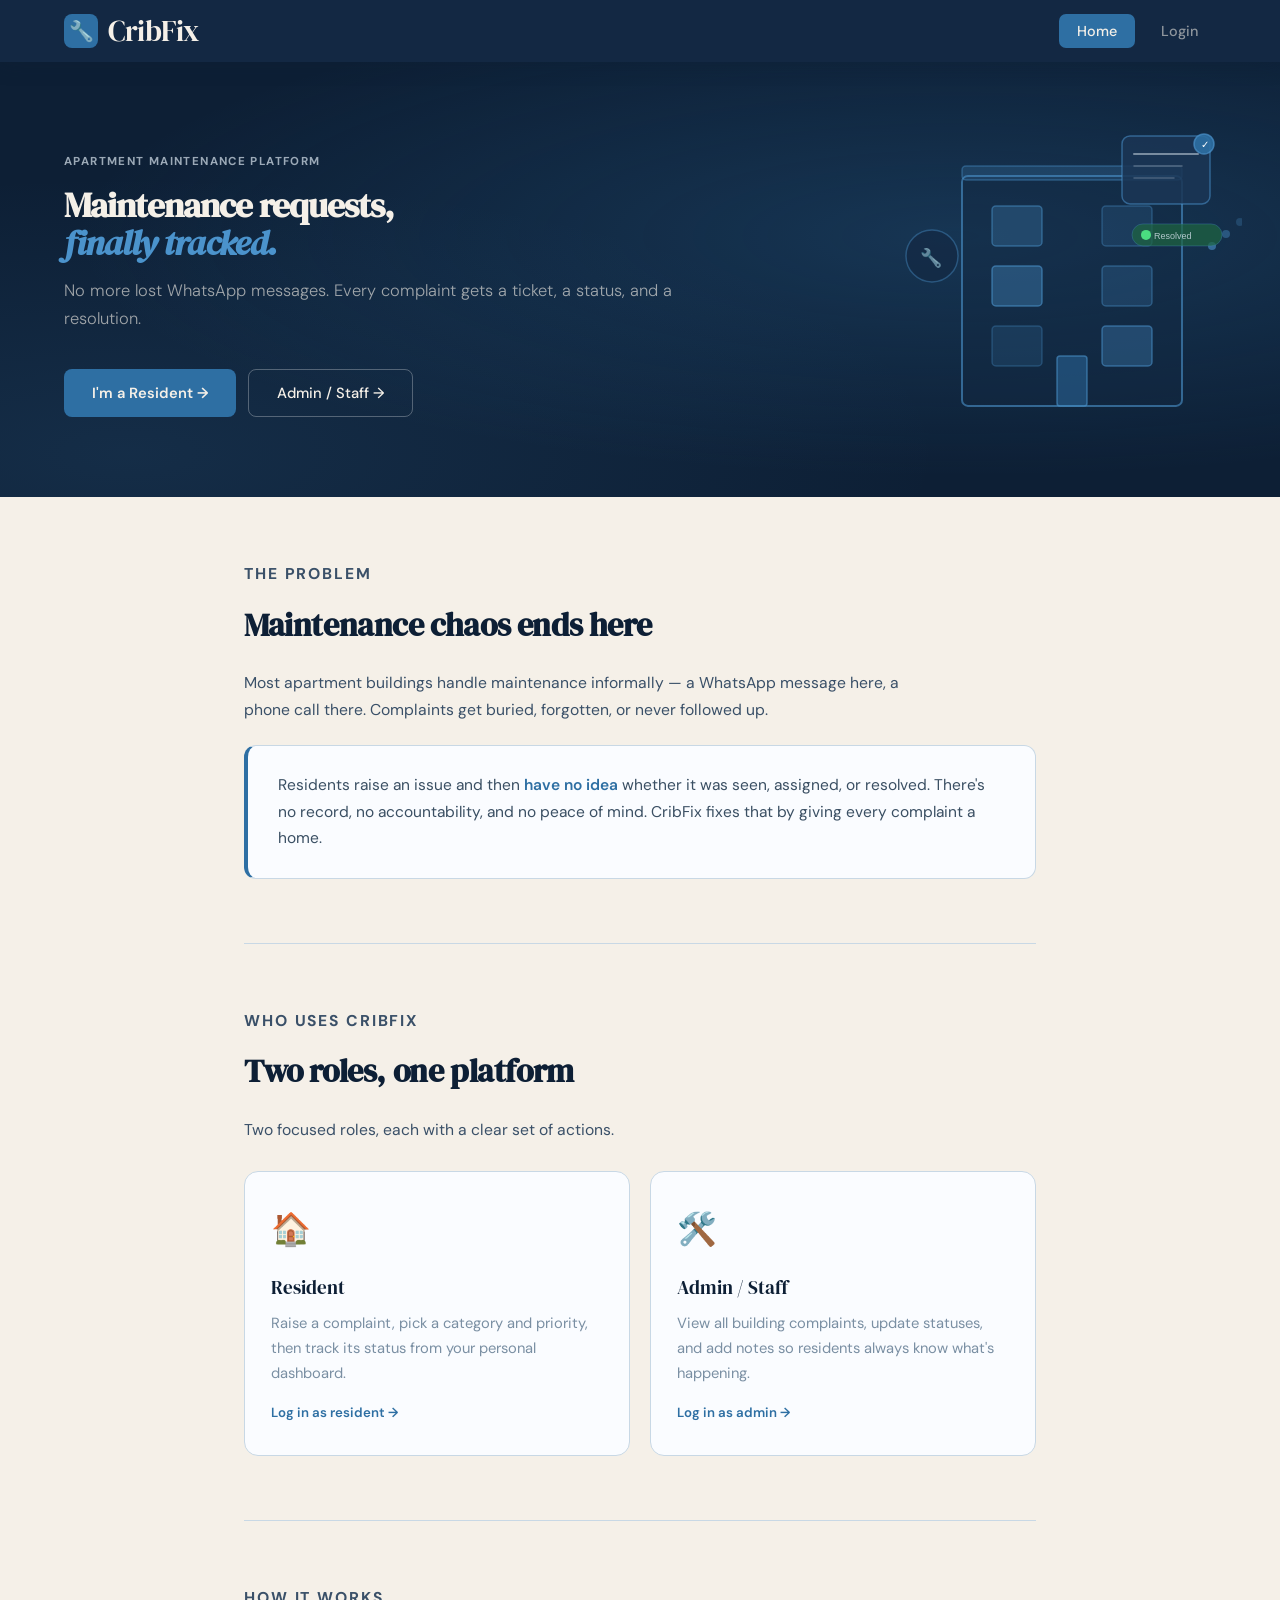
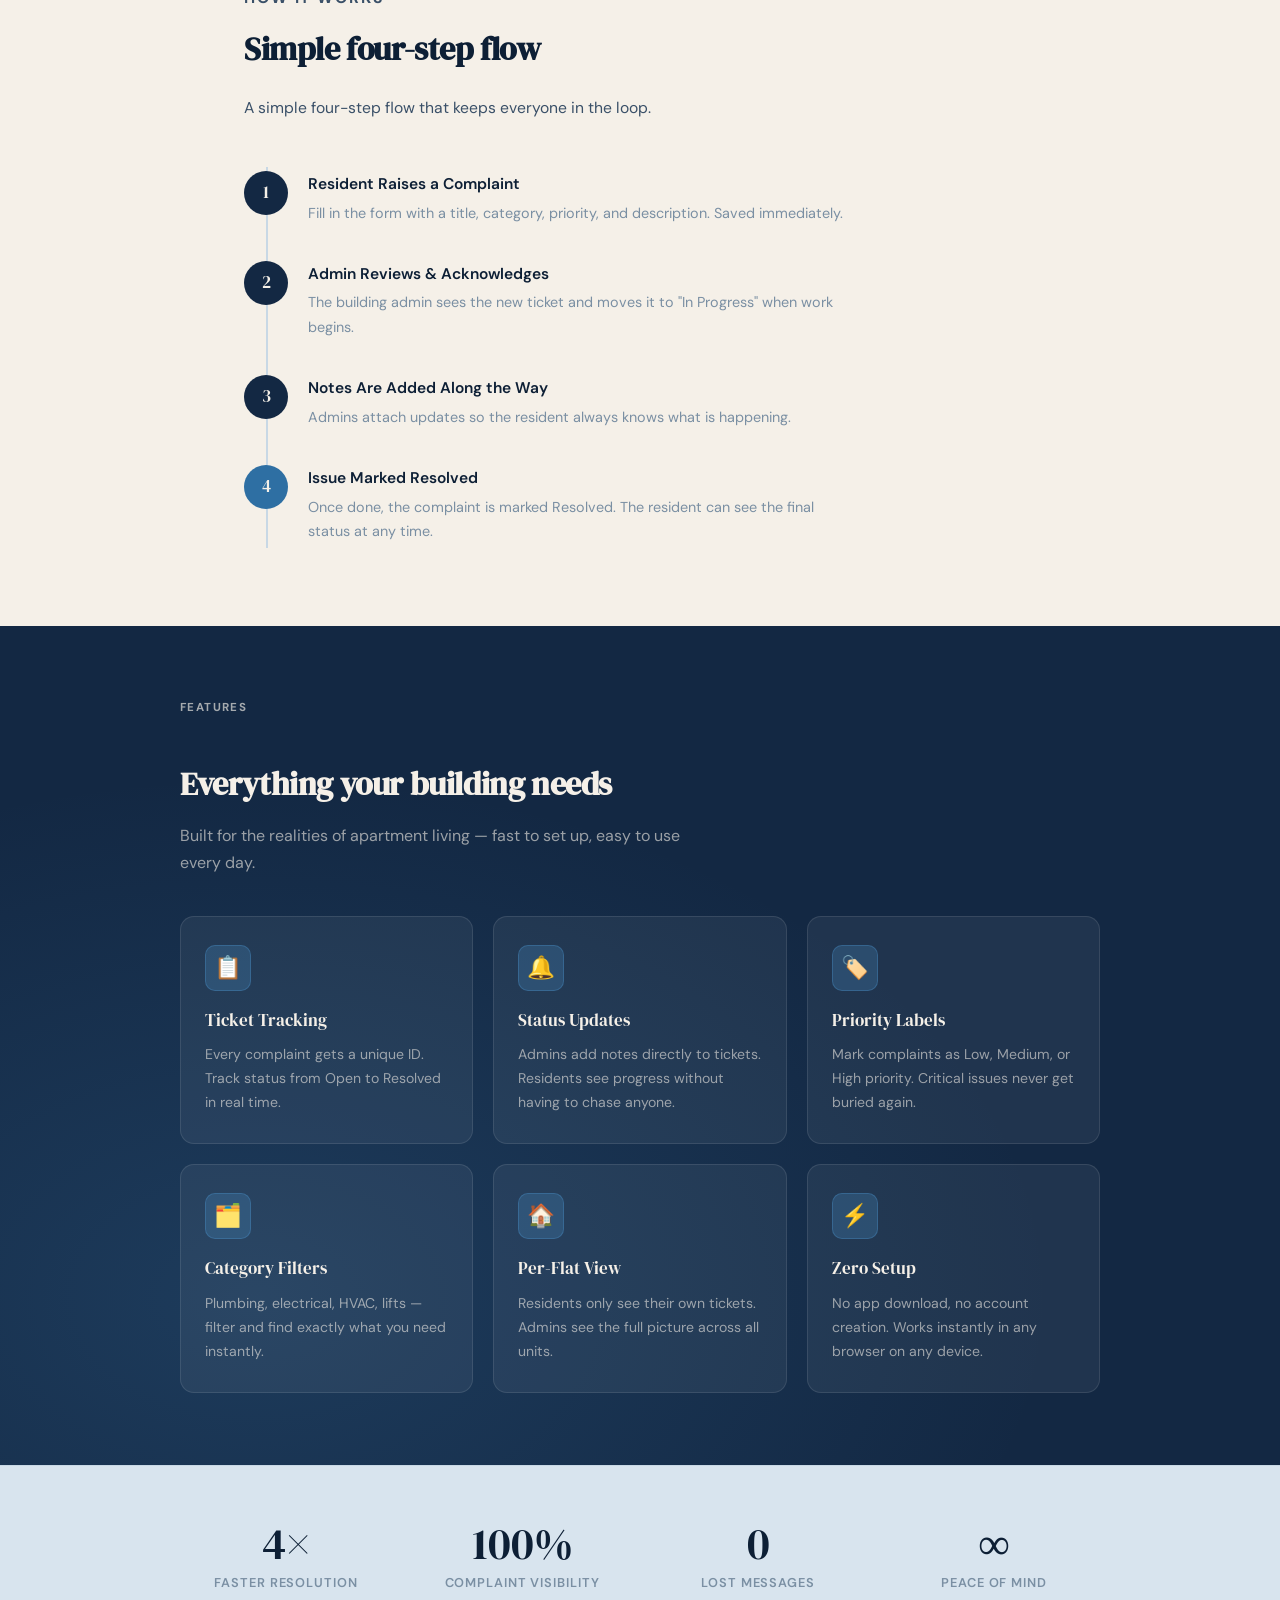
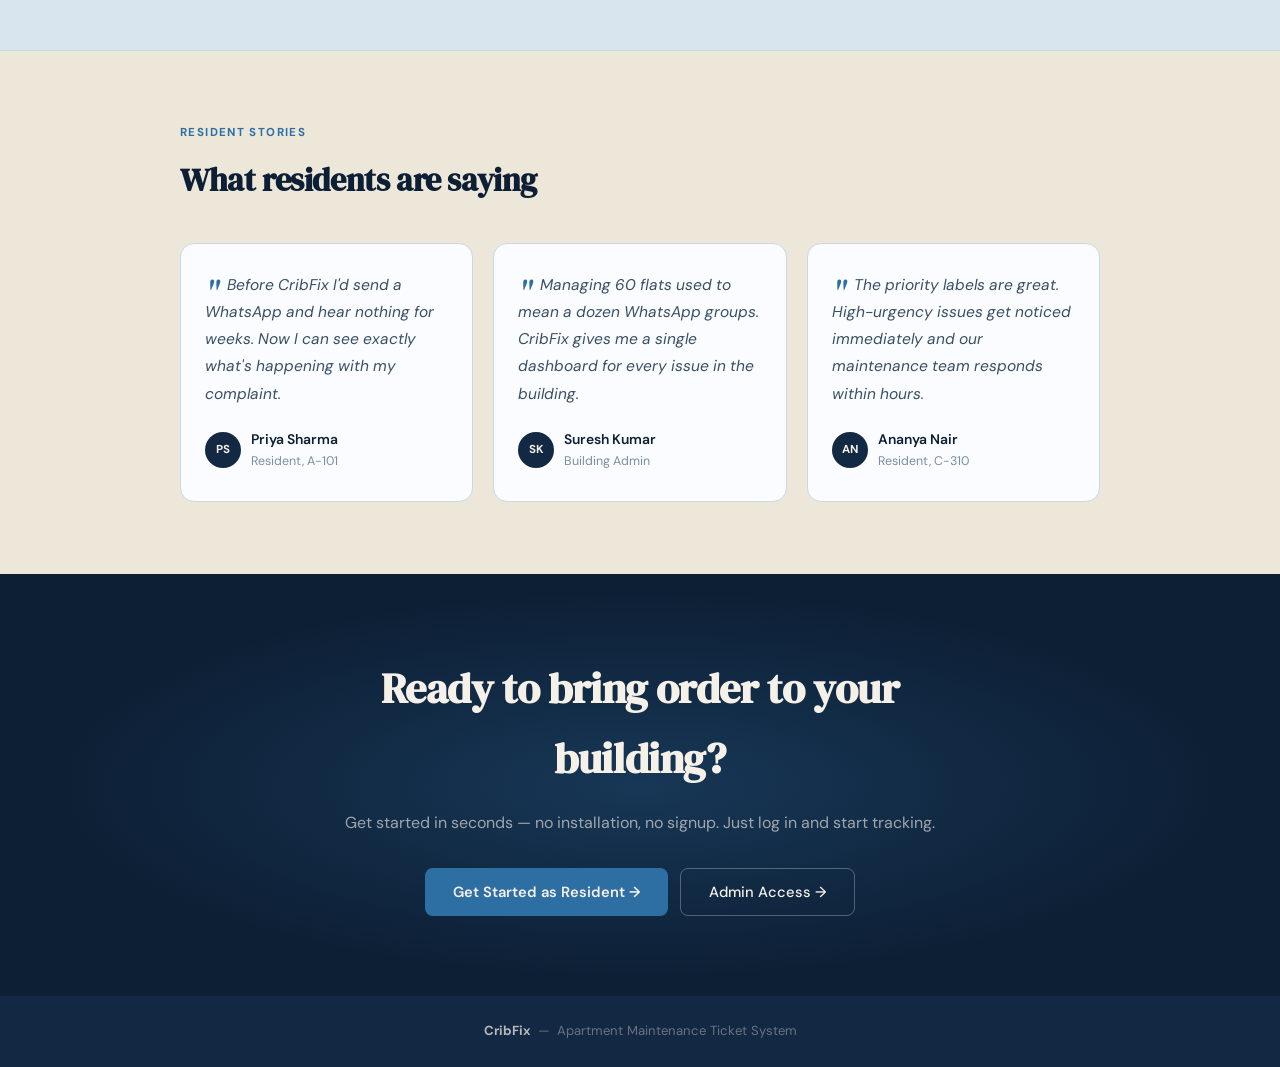
<file: index.html>
<!doctype html>
<html lang="en">
  <head>
    <meta charset="UTF-8" />
    <meta name="viewport" content="width=device-width, initial-scale=1.0" />
    <title>CribFix – Apartment Maintenance</title>
    <link
      href="https://fonts.googleapis.com/css2?family=DM+Serif+Display:ital@0;1&family=DM+Sans:wght@300;400;500;600&display=swap"
      rel="stylesheet"
    />
    <style>
      :root {
        --cream: #f5f0e8;
        --cream-deep: #ede7d9;
        --charcoal: #0d1f35;
        --navy: #132843;
        --navy-light: #1a3555;
        --accent: #2e6fa3;
        --accent-bright: #4b93cc;
        --frost: #d8e4ee;
        --frost-mid: #B8CDD E;
        --muted: #7a8fa3;
        --border: #c8d8e5;
        --white: #fafcff;
        --open-bg: #e8f2fa;
        --open-text: #1a5c8a;
        --progress-bg: #eaf0f8;
        --progress-text: #1e4d7a;
        --resolved-bg: #e8f5ee;
        --resolved-text: #1e6640;
        --nav-h: 62px;
      }
      *,
      *::before,
      *::after {
        box-sizing: border-box;
        margin: 0;
        padding: 0;
      }
      html {
        scroll-behavior: smooth;
      }
      body {
        font-family: "DM Sans", sans-serif;
        background: var(--cream);
        color: var(--charcoal);
        line-height: 1.7;
        min-height: 100vh;
      }

      /* ── NAV ── */
      .topbar {
        position: sticky;
        top: 0;
        z-index: 100;
        background: var(--navy);
        display: flex;
        align-items: center;
        justify-content: space-between;
        padding: 0 5%;
        height: var(--nav-h);
        box-shadow: 0 2px 20px rgba(13, 31, 53, 0.35);
      }
      .topbar-brand {
        display: flex;
        align-items: center;
        gap: 10px;
        cursor: pointer;
        text-decoration: none;
      }
      .topbar-logo {
        width: 34px;
        height: 34px;
        background: var(--accent);
        border-radius: 8px;
        display: flex;
        align-items: center;
        justify-content: center;
        font-size: 20px;
        flex-shrink: 0;
      }
      .topbar-name {
        font-family: "DM Serif Display", serif;
        font-size: 1.8rem;
        color: var(--cream);
        letter-spacing: -0.3px;
      }
      .nav-right {
        display: flex;
        align-items: center;
        gap: 8px;
      }
      .nav-btn {
        background: none;
        border: none;
        cursor: pointer;
        font-family: "DM Sans", sans-serif;
        font-size: 0.9rem;
        font-weight: 500;
        color: rgba(245, 240, 232, 0.55);
        padding: 8px 18px;
        border-radius: 7px;
        transition:
          background 0.18s,
          color 0.18s;
      }
      .nav-btn:hover {
        background: rgba(255, 255, 255, 0.09);
        color: var(--cream);
      }
      .nav-btn.active {
        background: var(--accent);
        color: var(--cream);
      }
      .nav-user-chip {
        display: none;
        align-items: center;
        gap: 8px;
        background: rgba(255, 255, 255, 0.08);
        border: 1px solid rgba(255, 255, 255, 0.14);
        border-radius: 20px;
        padding: 5px 14px 5px 8px;
        cursor: pointer;
      }
      .nav-user-chip.show {
        display: flex;
      }
      .nav-avatar {
        width: 26px;
        height: 26px;
        border-radius: 50%;
        background: var(--accent);
        display: flex;
        align-items: center;
        justify-content: center;
        font-size: 0.7rem;
        font-weight: 600;
        color: #fff;
        flex-shrink: 0;
      }
      .nav-user-name {
        font-size: 0.82rem;
        color: var(--cream);
        font-weight: 500;
      }
      .nav-logout {
        font-size: 0.75rem;
        color: rgba(245, 240, 232, 0.45);
        margin-left: 4px;
      }

      /* ── PAGES ── */
      .page {
        display: none;
      }
      .page.active {
        display: block;
      }

      /* ── HERO ── */
      .hero {
        background: var(--charcoal);
        color: var(--cream);
        padding: 90px 5% 80px;
        position: relative;
        overflow: hidden;
      }
      .hero::before {
        content: "";
        position: absolute;
        inset: 0;
        background:
          radial-gradient(
            ellipse at 75% 40%,
            rgba(46, 111, 163, 0.28) 0%,
            transparent 65%
          ),
          radial-gradient(
            ellipse at 10% 90%,
            rgba(75, 147, 204, 0.12) 0%,
            transparent 50%
          );
        pointer-events: none;
      }
      .hero-inner {
        max-width: 680px;
        position: relative;
        z-index: 1;
      }
      .hero h1 {
        font-family: "DM Serif Display", serif;
        font-size: clamp(2.2rem, 5vw, 2rem);
        letter-spacing: -1px;
        line-height: 1.1;
        margin-bottom: 14px;
      }
      .hero h1 em {
        font-style: italic;
        color: var(--accent-bright);
      }
      .hero-tag {
        font-size: 1.03rem;
        color: rgba(245, 240, 232, 0.62);
        font-weight: 300;
        margin-bottom: 36px;
      }
      .hero-actions {
        display: flex;
        flex-wrap: wrap;
        gap: 12px;
      }
      .hero-deco {
        position: absolute;
        right: 3%;
        top: 50%;
        transform: translateY(-50%);
        width: 340px;
        opacity: 10.12;
        pointer-events: none;
      }
      @media (max-width: 900px) {
        .hero-deco {
          display: none;
        }
      }
      .btn-primary {
        display: inline-flex;
        align-items: center;
        gap: 8px;
        background: var(--accent);
        color: var(--cream);
        font-family: "DM Sans", sans-serif;
        font-weight: 600;
        font-size: 0.92rem;
        padding: 13px 28px;
        border: none;
        border-radius: 8px;
        cursor: pointer;
        transition:
          opacity 0.18s,
          transform 0.15s,
          background 0.2s;
      }
      .btn-primary:hover {
        background: var(--accent-bright);
        transform: translateY(-1px);
      }
      .btn-outline {
        display: inline-flex;
        align-items: center;
        gap: 8px;
        background: transparent;
        color: var(--cream);
        font-family: "DM Sans", sans-serif;
        font-weight: 500;
        font-size: 0.92rem;
        padding: 13px 28px;
        border: 1.5px solid rgba(255, 255, 255, 0.28);
        border-radius: 8px;
        cursor: pointer;
        transition:
          border-color 0.18s,
          background 0.18s;
      }
      .btn-outline:hover {
        border-color: rgba(255, 255, 255, 0.55);
        background: rgba(255, 255, 255, 0.07);
      }

      /* ── CONTENT ── */
      .wrap {
        max-width: 920px;
        margin: 0 auto;
        padding: 0 5%;
      }
      .sect {
        padding: 64px 0;
      }
      .sect + .sect {
        border-top: 1px solid var(--border);
      }
      h2 {
        font-family: "DM Serif Display", serif;
        font-size: clamp(1.5rem, 3vw, 2rem);
        margin-bottom: 18px;
        letter-spacing: -0.4px;
        color: var(--charcoal);
      }
      .sect-label {
        font-size: 0.72rem;
        font-weight: 700;
        letter-spacing: 0.12em;
        text-transform: uppercase;
        color: var(--accent);
        margin-bottom: 10px;
      }
      .sect > p {
        color: #3a5068;
        font-size: 0.98rem;
        max-width: 660px;
      }
      .problem-card {
        background: var(--white);
        border: 1px solid var(--border);
        border-left: 4px solid var(--accent);
        border-radius: 12px;
        padding: 26px 30px;
        margin-top: 22px;
        font-size: 0.97rem;
        color: #3a4f63;
      }
      .problem-card em {
        color: var(--accent);
        font-style: normal;
        font-weight: 600;
      }
      .roles-grid {
        display: grid;
        grid-template-columns: 1fr 1fr;
        gap: 20px;
        margin-top: 28px;
      }
      @media (max-width: 560px) {
        .roles-grid {
          grid-template-columns: 1fr;
        }
      }
      .role-card {
        background: var(--white);
        border: 1px solid var(--border);
        border-radius: 14px;
        padding: 30px 26px;
        transition:
          transform 0.2s,
          box-shadow 0.2s;
        cursor: pointer;
      }
      .role-card:hover {
        transform: translateY(-4px);
        box-shadow: 0 12px 32px rgba(13, 31, 53, 0.1);
      }
      .role-card.featured {
        border-color: var(--accent);
        box-shadow: 0 0 0 1px var(--accent);
      }
      .role-icon {
        font-size: 2rem;
        margin-bottom: 14px;
      }
      .role-title {
        font-family: "DM Serif Display", serif;
        font-size: 1.2rem;
        margin-bottom: 8px;
        color: var(--charcoal);
      }
      .role-desc {
        font-size: 0.92rem;
        color: var(--muted);
        line-height: 1.7;
      }
      .role-cta {
        display: inline-block;
        margin-top: 16px;
        font-size: 0.83rem;
        font-weight: 600;
        color: var(--accent);
        cursor: pointer;
      }
      .steps {
        margin-top: 32px;
        position: relative;
      }
      .steps::before {
        content: "";
        position: absolute;
        left: 22px;
        top: 14px;
        bottom: 14px;
        width: 2px;
        background: var(--border);
      }
      .step {
        display: flex;
        align-items: flex-start;
        gap: 20px;
        padding: 18px 0;
        position: relative;
        z-index: 1;
      }
      .step-num {
        width: 44px;
        height: 44px;
        background: var(--navy);
        color: var(--cream);
        border-radius: 50%;
        display: flex;
        align-items: center;
        justify-content: center;
        font-family: "DM Serif Display", serif;
        font-size: 1.05rem;
        flex-shrink: 0;
      }
      .step:last-child .step-num {
        background: var(--accent);
      }
      .step-text h3 {
        font-weight: 600;
        font-size: 0.97rem;
        margin-bottom: 3px;
        color: var(--charcoal);
      }
      .step-text p {
        font-size: 0.9rem;
        color: var(--muted);
        max-width: 540px;
      }

      /* ── LOGIN PAGE ── */
      .login-wrap {
        min-height: calc(100vh - var(--nav-h));
        display: flex;
        align-items: center;
        justify-content: center;
        padding: 48px 5%;
        background: var(--cream);
      }
      .login-card {
        background: var(--white);
        border: 1px solid var(--border);
        border-radius: 20px;
        padding: 42px;
        width: min(460px, 100%);
        box-shadow: 0 12px 48px rgba(13, 31, 53, 0.1);
      }
      .login-logo {
        display: flex;
        align-items: center;
        gap: 10px;
        margin-bottom: 6px;
      }
      .login-title {
        font-family: "DM Serif Display", serif;
        font-size: 1.75rem;
        margin-bottom: 4px;
        color: var(--charcoal);
      }
      .login-sub {
        font-size: 0.9rem;
        color: var(--muted);
        margin-bottom: 28px;
      }
      .role-tabs {
        display: grid;
        grid-template-columns: 1fr 1fr;
        gap: 10px;
        margin-bottom: 24px;
      }
      .role-tab {
        padding: 14px;
        border-radius: 10px;
        border: 1.5px solid var(--border);
        background: var(--cream);
        color: var(--muted);
        font-family: "DM Sans", sans-serif;
        font-size: 0.9rem;
        font-weight: 500;
        cursor: pointer;
        display: flex;
        flex-direction: column;
        align-items: center;
        gap: 6px;
        transition: all 0.2s;
      }
      .role-tab:hover {
        border-color: var(--accent);
        color: var(--charcoal);
      }
      .role-tab.active {
        border-color: var(--accent);
        background: var(--open-bg);
        color: var(--charcoal);
      }
      .role-tab .rt-icon {
        font-size: 1.5rem;
      }
      .role-tab .rt-label {
        font-size: 0.82rem;
        font-weight: 600;
      }
      .form-grp {
        display: flex;
        flex-direction: column;
        gap: 6px;
        margin-bottom: 16px;
      }
      .form-grp label {
        font-size: 0.75rem;
        font-weight: 600;
        color: var(--muted);
        letter-spacing: 0.06em;
        text-transform: uppercase;
      }
      .form-grp input,
      .form-grp select {
        font-family: "DM Sans", sans-serif;
        font-size: 0.95rem;
        border: 1px solid var(--border);
        border-radius: 8px;
        padding: 10px 13px;
        background: var(--cream);
        color: var(--charcoal);
        outline: none;
        transition: border-color 0.2s;
      }
      .form-grp input:focus,
      .form-grp select:focus {
        border-color: var(--accent);
      }
      .form-grp input.err {
        border-color: #e55;
      }
      .btn-login {
        width: 100%;
        display: flex;
        align-items: center;
        justify-content: center;
        gap: 8px;
        background: var(--navy);
        color: var(--cream);
        font-family: "DM Sans", sans-serif;
        font-weight: 600;
        font-size: 0.94rem;
        padding: 13px;
        border: none;
        border-radius: 8px;
        cursor: pointer;
        letter-spacing: 0.02em;
        transition:
          background 0.2s,
          transform 0.15s;
        margin-top: 6px;
      }
      .btn-login:hover {
        background: var(--accent);
        transform: translateY(-1px);
      }
      .login-demo {
        text-align: center;
        margin-top: 16px;
        font-size: 0.8rem;
        color: var(--muted);
      }
      .login-demo span {
        color: var(--accent);
        cursor: pointer;
        font-weight: 600;
      }
      .login-demo span:hover {
        text-decoration: underline;
      }

      /* ── PORTAL HEADER ── */
      .portal-hero {
        background: var(--navy);
        color: var(--cream);
        padding: 32px 5% 28px;
        display: flex;
        align-items: center;
        justify-content: space-between;
        flex-wrap: wrap;
        gap: 16px;
      }
      .portal-hero h2 {
        font-family: "DM Serif Display", serif;
        font-size: clamp(1.4rem, 3vw, 2rem);
        letter-spacing: -0.3px;
        color: var(--cream);
      }
      .portal-hero p {
        font-size: 0.88rem;
        color: rgba(245, 240, 232, 0.55);
        margin-top: 2px;
      }
      .portal-tag {
        padding: 4px 14px;
        border-radius: 20px;
        font-size: 0.73rem;
        font-weight: 600;
        letter-spacing: 0.05em;
      }
      .tag-resident {
        background: var(--open-bg);
        color: var(--open-text);
      }
      .tag-admin {
        background: #eef0ff;
        color: #4f46e5;
      }

      /* ── STATS ── */
      .stats-row {
        display: grid;
        grid-template-columns: repeat(3, 1fr);
        gap: 14px;
        padding: 28px 5%;
        max-width: 920px;
        margin: 0 auto;
      }
      @media (max-width: 500px) {
        .stats-row {
          grid-template-columns: 1fr;
        }
      }
      .stat-card {
        background: var(--white);
        border: 1px solid var(--border);
        border-radius: 12px;
        padding: 20px;
        text-align: center;
      }
      .stat-num {
        font-family: "DM Serif Display", serif;
        font-size: 2.2rem;
        line-height: 1;
        margin-bottom: 4px;
      }
      .s-open .stat-num {
        color: var(--open-text);
      }
      .s-progress .stat-num {
        color: var(--progress-text);
      }
      .s-resolved .stat-num {
        color: var(--resolved-text);
      }
      .stat-label {
        font-size: 0.78rem;
        color: var(--muted);
        font-weight: 500;
        text-transform: uppercase;
        letter-spacing: 0.04em;
      }

      /* ── FILTER ── */
      .filter-row {
        display: flex;
        align-items: center;
        gap: 8px;
        flex-wrap: wrap;
        padding: 0 5% 18px;
        max-width: 920px;
        margin: 0 auto;
      }
      .filter-label {
        font-size: 0.75rem;
        font-weight: 600;
        color: var(--muted);
        text-transform: uppercase;
        letter-spacing: 0.05em;
        margin-right: 4px;
      }
      .fbtn {
        background: var(--white);
        border: 1px solid var(--border);
        border-radius: 20px;
        padding: 5px 15px;
        font-family: "DM Sans", sans-serif;
        font-size: 0.82rem;
        font-weight: 500;
        color: var(--muted);
        cursor: pointer;
        transition: all 0.16s;
      }
      .fbtn:hover {
        border-color: var(--accent);
        color: var(--accent);
      }
      .fbtn.active {
        background: var(--navy);
        border-color: var(--navy);
        color: var(--cream);
      }

      /* ── TICKET LIST ── */
      .tickets-wrap {
        max-width: 920px;
        margin: 0 auto;
        padding: 0 5% 64px;
      }
      .ticket-card {
        display: flex;
        align-items: center;
        gap: 16px;
        background: var(--white);
        border: 1px solid var(--border);
        border-radius: 12px;
        padding: 18px 22px;
        margin-bottom: 12px;
        transition: box-shadow 0.2s;
        cursor: pointer;
      }
      .ticket-card:hover {
        box-shadow: 0 4px 20px rgba(13, 31, 53, 0.08);
      }
      .tc-icon {
        font-size: 1.4rem;
        flex-shrink: 0;
      }
      .tc-body {
        flex: 1;
        min-width: 0;
      }
      .tc-title {
        font-weight: 600;
        font-size: 0.97rem;
        margin-bottom: 2px;
        color: var(--charcoal);
      }
      .tc-meta {
        font-size: 0.82rem;
        color: var(--muted);
      }
      .tc-note {
        font-size: 0.8rem;
        color: var(--muted);
        margin-top: 5px;
        padding-top: 5px;
        border-top: 1px dashed var(--border);
      }
      .tc-note span {
        color: var(--accent);
        font-weight: 600;
      }
      .badge {
        display: inline-block;
        padding: 4px 12px;
        border-radius: 20px;
        font-size: 0.74rem;
        font-weight: 600;
        letter-spacing: 0.04em;
        flex-shrink: 0;
        white-space: nowrap;
      }
      .badge-open {
        background: var(--open-bg);
        color: var(--open-text);
      }
      .badge-progress {
        background: var(--progress-bg);
        color: var(--progress-text);
      }
      .badge-resolved {
        background: var(--resolved-bg);
        color: var(--resolved-text);
      }
      .empty-dash {
        text-align: center;
        padding: 48px;
        color: var(--muted);
        font-size: 0.9rem;
      }
      .empty-dash div {
        font-size: 2rem;
        margin-bottom: 10px;
      }

      /* ── RAISE FORM ── */
      .form-page-wrap {
        max-width: 740px;
        margin: 0 auto;
        padding: 48px 5% 80px;
      }
      .form-page-wrap h2 {
        margin-bottom: 6px;
      }
      .form-lead {
        font-size: 0.93rem;
        color: var(--muted);
        margin-bottom: 28px;
      }
      .success-banner {
        display: none;
        align-items: flex-start;
        gap: 14px;
        background: var(--resolved-bg);
        border: 1px solid #b6e0c8;
        border-radius: 10px;
        padding: 20px 24px;
        margin-bottom: 24px;
      }
      .success-banner.show {
        display: flex;
      }
      .success-title {
        font-weight: 600;
        font-size: 0.97rem;
        color: #1f6b3e;
        margin-bottom: 3px;
      }
      .success-msg {
        font-size: 0.88rem;
        color: #2e7d50;
      }
      .form-card {
        background: var(--white);
        border: 1px solid var(--border);
        border-radius: 14px;
        padding: 32px;
      }
      .form-grid {
        display: grid;
        grid-template-columns: 1fr 1fr;
        gap: 16px;
      }
      @media (max-width: 540px) {
        .form-grid {
          grid-template-columns: 1fr;
        }
      }
      .fg {
        display: flex;
        flex-direction: column;
        gap: 6px;
      }
      .fg.full {
        grid-column: 1/-1;
      }
      .fg label {
        font-size: 0.75rem;
        font-weight: 600;
        color: var(--muted);
        letter-spacing: 0.06em;
        text-transform: uppercase;
      }
      .fg input,
      .fg select,
      .fg textarea {
        font-family: "DM Sans", sans-serif;
        font-size: 0.95rem;
        border: 1px solid var(--border);
        border-radius: 8px;
        padding: 10px 13px;
        background: var(--cream);
        color: var(--charcoal);
        outline: none;
        transition: border-color 0.2s;
        resize: vertical;
      }
      .fg input:focus,
      .fg select:focus,
      .fg textarea:focus {
        border-color: var(--accent);
      }
      .fg textarea {
        min-height: 90px;
      }
      .fg input.err,
      .fg select.err {
        border-color: #e55;
      }
      .form-footer {
        display: flex;
        align-items: center;
        gap: 20px;
        margin-top: 22px;
        flex-wrap: wrap;
      }
      .btn-submit {
        display: inline-flex;
        align-items: center;
        gap: 8px;
        background: var(--navy);
        color: var(--cream);
        font-family: "DM Sans", sans-serif;
        font-weight: 600;
        font-size: 0.94rem;
        padding: 12px 28px;
        border: none;
        border-radius: 8px;
        cursor: pointer;
        letter-spacing: 0.02em;
        transition:
          background 0.2s,
          transform 0.15s;
      }
      .btn-submit:hover {
        background: var(--accent);
        transform: translateY(-1px);
      }
      .form-hint {
        font-size: 0.79rem;
        color: var(--muted);
      }
      .btn-new {
        display: inline-flex;
        align-items: center;
        gap: 6px;
        background: var(--navy);
        color: var(--cream);
        font-family: "DM Sans", sans-serif;
        font-size: 0.84rem;
        font-weight: 600;
        padding: 9px 20px;
        border: none;
        border-radius: 7px;
        cursor: pointer;
        margin-top: 12px;
        transition: background 0.18s;
      }
      .btn-new:hover {
        background: var(--accent);
      }

      /* ── ADMIN CONTROLS ── */
      .admin-controls {
        background: var(--white);
        border: 1px solid var(--border);
        border-radius: 12px;
        padding: 20px 22px;
        margin-bottom: 12px;
      }
      .admin-controls h3 {
        font-family: "DM Serif Display", serif;
        font-size: 1.1rem;
        margin-bottom: 14px;
        color: var(--charcoal);
      }
      .status-btns {
        display: flex;
        flex-wrap: wrap;
        gap: 8px;
        margin-bottom: 14px;
      }
      .sbtn {
        padding: 7px 16px;
        border-radius: 7px;
        border: 1.5px solid var(--border);
        background: transparent;
        font-family: "DM Sans", sans-serif;
        font-size: 0.83rem;
        font-weight: 500;
        cursor: pointer;
        transition: all 0.18s;
        color: var(--muted);
      }
      .sbtn:hover {
        border-color: var(--accent);
        color: var(--accent);
        background: var(--open-bg);
      }
      .note-box {
        display: flex;
        flex-direction: column;
        gap: 8px;
      }
      .note-box textarea {
        font-family: "DM Sans", sans-serif;
        font-size: 0.9rem;
        border: 1px solid var(--border);
        border-radius: 8px;
        padding: 10px 13px;
        background: var(--cream);
        color: var(--charcoal);
        outline: none;
        min-height: 70px;
        resize: vertical;
        transition: border-color 0.2s;
        width: 100%;
      }
      .note-box textarea:focus {
        border-color: var(--accent);
      }
      .btn-note {
        align-self: flex-end;
        background: var(--accent);
        color: #fff;
        border: none;
        border-radius: 7px;
        padding: 8px 18px;
        font-family: "DM Sans", sans-serif;
        font-size: 0.84rem;
        font-weight: 600;
        cursor: pointer;
        transition: opacity 0.18s;
      }
      .btn-note:hover {
        opacity: 0.85;
      }

      /* ── EXTRA HOME SECTIONS ── */
      .features-band {
        background: var(--navy);
        padding: 72px 5%;
        position: relative;
        overflow: hidden;
      }
      .features-band::before {
        content: "";
        position: absolute;
        inset: 0;
        background: radial-gradient(
          ellipse at 20% 80%,
          rgba(75, 147, 204, 0.18) 0%,
          transparent 55%
        );
        pointer-events: none;
      }
      .features-band-inner {
        max-width: 920px;
        margin: 0 auto;
        position: relative;
        z-index: 1;
      }
      .features-band .sect-label {
        color: var(--frost);
      }
      .features-band h2 {
        color: var(--cream);
        margin-bottom: 10px;
      }
      .features-band > .features-band-inner > p {
        color: rgba(245, 240, 232, 0.65);
        margin-bottom: 40px;
      }
      .features-grid {
        display: grid;
        grid-template-columns: repeat(3, 1fr);
        gap: 20px;
      }
      @media (max-width: 680px) {
        .features-grid {
          grid-template-columns: 1fr;
        }
      }
      .feat-card {
        background: rgba(255, 255, 255, 0.06);
        border: 1px solid rgba(255, 255, 255, 0.1);
        border-radius: 14px;
        padding: 28px 24px;
        transition:
          background 0.2s,
          transform 0.2s;
      }
      .feat-card:hover {
        background: rgba(255, 255, 255, 0.1);
        transform: translateY(-3px);
      }
      .feat-icon {
        width: 46px;
        height: 46px;
        border-radius: 10px;
        background: rgba(75, 147, 204, 0.25);
        border: 1px solid rgba(75, 147, 204, 0.35);
        display: flex;
        align-items: center;
        justify-content: center;
        font-size: 1.4rem;
        margin-bottom: 16px;
      }
      .feat-title {
        font-family: "DM Serif Display", serif;
        font-size: 1.05rem;
        color: var(--cream);
        margin-bottom: 8px;
      }
      .feat-desc {
        font-size: 0.88rem;
        color: rgba(245, 240, 232, 0.58);
        line-height: 1.7;
      }

      .stats-band {
        background: var(--frost);
        padding: 56px 5%;
        border-top: 1px solid var(--border);
        border-bottom: 1px solid var(--border);
      }
      .stats-band-inner {
        max-width: 920px;
        margin: 0 auto;
        display: grid;
        grid-template-columns: repeat(4, 1fr);
        gap: 24px;
        text-align: center;
      }
      @media (max-width: 680px) {
        .stats-band-inner {
          grid-template-columns: 1fr 1fr;
        }
      }
      .stat-big {
        font-family: "DM Serif Display", serif;
        font-size: 2.8rem;
        color: var(--charcoal);
        line-height: 1;
        margin-bottom: 6px;
      }
      .stat-big-label {
        font-size: 0.8rem;
        font-weight: 600;
        color: var(--muted);
        text-transform: uppercase;
        letter-spacing: 0.07em;
      }

      .testimonial-band {
        background: var(--cream-deep);
        padding: 72px 5%;
      }
      .testimonial-band-inner {
        max-width: 920px;
        margin: 0 auto;
      }
      .testimonials-grid {
        display: grid;
        grid-template-columns: 1fr 1fr 1fr;
        gap: 20px;
        margin-top: 36px;
      }
      @media (max-width: 720px) {
        .testimonials-grid {
          grid-template-columns: 1fr;
        }
      }
      .tcard {
        background: var(--white);
        border: 1px solid var(--border);
        border-radius: 14px;
        padding: 28px 24px;
      }
      .tcard-quote {
        font-size: 0.97rem;
        color: #3a4f63;
        line-height: 1.75;
        margin-bottom: 20px;
        font-style: italic;
      }
      .tcard-quote::before {
        content: '"';
        font-family: "DM Serif Display", serif;
        font-size: 2rem;
        color: var(--accent);
        line-height: 0;
        vertical-align: -0.4em;
        margin-right: 3px;
      }
      .tcard-author {
        display: flex;
        align-items: center;
        gap: 10px;
      }
      .tcard-avatar {
        width: 36px;
        height: 36px;
        border-radius: 50%;
        background: var(--navy);
        display: flex;
        align-items: center;
        justify-content: center;
        font-size: 0.72rem;
        font-weight: 700;
        color: var(--cream);
        flex-shrink: 0;
      }
      .tcard-name {
        font-size: 0.87rem;
        font-weight: 600;
        color: var(--charcoal);
      }
      .tcard-role {
        font-size: 0.78rem;
        color: var(--muted);
      }

      .cta-band {
        background: var(--charcoal);
        padding: 80px 5%;
        text-align: center;
        position: relative;
        overflow: hidden;
      }
      .cta-band::before {
        content: "";
        position: absolute;
        inset: 0;
        background: radial-gradient(
          ellipse at 50% 50%,
          rgba(46, 111, 163, 0.3) 0%,
          transparent 65%
        );
        pointer-events: none;
      }
      .cta-band-inner {
        position: relative;
        z-index: 1;
        max-width: 600px;
        margin: 0 auto;
      }
      .cta-band h2 {
        color: var(--cream);
        font-family: "DM Serif Display", serif;
        font-size: clamp(1.8rem, 4vw, 2.6rem);
        margin-bottom: 14px;
      }
      .cta-band p {
        color: rgba(245, 240, 232, 0.62);
        font-size: 1rem;
        margin-bottom: 32px;
      }
      .cta-band .hero-actions {
        justify-content: center;
      }

      /* ── FOOTER ── */
      footer {
        background: var(--navy);
        color: rgba(245, 240, 232, 0.38);
        text-align: center;
        padding: 24px 5%;
        font-size: 0.82rem;
      }
      footer strong {
        color: rgba(245, 240, 232, 0.72);
      }
    </style>
  </head>
  <body>
    <!-- NAV -->
    <nav class="topbar">
      <div class="topbar-brand" onclick="goHome()">
        <div class="topbar-logo">🔧</div>
        <span class="topbar-name">CribFix</span>
      </div>
      <div class="nav-right">
        <button class="nav-btn active" id="nav-home" onclick="goHome()">
          Home
        </button>
        <button
          class="nav-btn"
          id="nav-portal"
          onclick="goPortal()"
          style="display: none"
        >
          Dashboard
        </button>
        <button
          class="nav-btn"
          id="nav-raise"
          onclick="goRaise()"
          style="display: none"
        >
          Raise Complaint
        </button>
        <div class="nav-user-chip" id="userChip" onclick="doLogout()">
          <div class="nav-avatar" id="userAvatar">?</div>
          <span class="nav-user-name" id="userName">User</span>
          <span class="nav-logout">· Log out</span>
        </div>
        <button class="nav-btn" id="nav-login" onclick="goLogin()">
          Login
        </button>
      </div>
    </nav>

    <!-- ─────────── PAGE: HOME ─────────── -->
    <div id="page-home" class="page active">
      <div class="hero">
        <div class="hero-inner">
          <p
            class="sect-label"
            style="color: rgba(216, 228, 238, 0.7); margin-bottom: 14px"
          >
            Apartment Maintenance Platform
          </p>
          <h1>Maintenance requests,<br /><em>finally tracked.</em></h1>
          <p class="hero-tag">
            No more lost WhatsApp messages. Every complaint gets a ticket, a
            status, and a resolution.
          </p>
          <div class="hero-actions">
            <button class="btn-primary" onclick="goLoginAs('resident')">
              I'm a Resident →
            </button>
            <button class="btn-outline" onclick="goLoginAs('admin')">
              Admin / Staff →
            </button>
          </div>
        </div>
        <!-- Decorative SVG illustration -->
        <div class="hero-deco" aria-hidden="true">
          <svg
            viewBox="0 0 340 320"
            fill="none"
            xmlns="http://www.w3.org/2000/svg"
          >
            <!-- Building outline -->
            <rect
              x="60"
              y="60"
              width="220"
              height="230"
              rx="6"
              stroke="rgba(75,147,204,.6)"
              stroke-width="2"
              fill="rgba(19,40,67,.4)"
            />
            <!-- Windows row 1 -->
            <rect
              x="90"
              y="90"
              width="50"
              height="40"
              rx="4"
              fill="rgba(75,147,204,.25)"
              stroke="rgba(75,147,204,.5)"
              stroke-width="1.5"
            />
            <rect
              x="200"
              y="90"
              width="50"
              height="40"
              rx="4"
              fill="rgba(75,147,204,.15)"
              stroke="rgba(75,147,204,.35)"
              stroke-width="1.5"
            />
            <!-- Windows row 2 -->
            <rect
              x="90"
              y="150"
              width="50"
              height="40"
              rx="4"
              fill="rgba(75,147,204,.35)"
              stroke="rgba(75,147,204,.6)"
              stroke-width="1.5"
            />
            <rect
              x="200"
              y="150"
              width="50"
              height="40"
              rx="4"
              fill="rgba(75,147,204,.2)"
              stroke="rgba(75,147,204,.4)"
              stroke-width="1.5"
            />
            <!-- Windows row 3 -->
            <rect
              x="90"
              y="210"
              width="50"
              height="40"
              rx="4"
              fill="rgba(75,147,204,.15)"
              stroke="rgba(75,147,204,.3)"
              stroke-width="1.5"
            />
            <rect
              x="200"
              y="210"
              width="50"
              height="40"
              rx="4"
              fill="rgba(75,147,204,.3)"
              stroke="rgba(75,147,204,.55)"
              stroke-width="1.5"
            />
            <!-- Door -->
            <rect
              x="155"
              y="240"
              width="30"
              height="50"
              rx="3"
              fill="rgba(46,111,163,.5)"
              stroke="rgba(75,147,204,.6)"
              stroke-width="1.5"
            />
            <!-- Roof detail -->
            <rect
              x="60"
              y="50"
              width="220"
              height="14"
              rx="4"
              fill="rgba(75,147,204,.2)"
              stroke="rgba(75,147,204,.4)"
              stroke-width="1.5"
            />
            <!-- Ticket / clipboard floating -->
            <rect
              x="220"
              y="20"
              width="88"
              height="68"
              rx="8"
              fill="rgba(26,53,85,.85)"
              stroke="rgba(75,147,204,.55)"
              stroke-width="1.5"
            />
            <line
              x1="232"
              y1="38"
              x2="296"
              y2="38"
              stroke="rgba(216,228,238,.5)"
              stroke-width="2"
              stroke-linecap="round"
            />
            <line
              x1="232"
              y1="50"
              x2="280"
              y2="50"
              stroke="rgba(216,228,238,.3)"
              stroke-width="1.5"
              stroke-linecap="round"
            />
            <line
              x1="232"
              y1="62"
              x2="272"
              y2="62"
              stroke="rgba(216,228,238,.25)"
              stroke-width="1.5"
              stroke-linecap="round"
            />
            <circle
              cx="302"
              cy="28"
              r="10"
              fill="rgba(46,111,163,.9)"
              stroke="rgba(75,147,204,.7)"
              stroke-width="1.5"
            />
            <text
              x="299"
              y="32"
              fill="white"
              font-size="10"
              font-family="sans-serif"
            >
              ✓
            </text>
            <!-- Wrench icon circle -->
            <circle
              cx="30"
              cy="140"
              r="26"
              fill="rgba(19,40,67,.7)"
              stroke="rgba(75,147,204,.4)"
              stroke-width="1.5"
            />
            <text
              x="18"
              y="148"
              fill="rgba(216,228,238,.7)"
              font-size="18"
              font-family="sans-serif"
            >
              🔧
            </text>
            <!-- Signal dots -->
            <circle cx="310" cy="130" r="4" fill="rgba(75,147,204,.6)" />
            <circle cx="324" cy="118" r="4" fill="rgba(75,147,204,.4)" />
            <circle cx="338" cy="106" r="4" fill="rgba(75,147,204,.25)" />
            <!-- Status pill -->
            <rect
              x="230"
              y="108"
              width="90"
              height="22"
              rx="11"
              fill="rgba(30,102,64,.7)"
              stroke="rgba(75,147,204,.3)"
              stroke-width="1"
            />
            <circle cx="244" cy="119" r="5" fill="#4ADE80" />
            <text
              x="252"
              y="123"
              fill="rgba(216,228,238,.8)"
              font-size="9"
              font-family="sans-serif"
            >
              Resolved
            </text>
          </svg>
        </div>
      </div>

      <div class="wrap">
        <div class="sect">
          <p class="sect-label">The Problem</p>
          <h2>Maintenance chaos ends here</h2>
          <p>
            Most apartment buildings handle maintenance informally — a WhatsApp
            message here, a phone call there. Complaints get buried, forgotten,
            or never followed up.
          </p>
          <div class="problem-card">
            Residents raise an issue and then <em>have no idea</em> whether it
            was seen, assigned, or resolved. There's no record, no
            accountability, and no peace of mind. CribFix fixes that by giving
            every complaint a home.
          </div>
        </div>

        <div class="sect">
          <p class="sect-label">Who Uses CribFix</p>
          <h2>Two roles, one platform</h2>
          <p>Two focused roles, each with a clear set of actions.</p>
          <div class="roles-grid">
            <div class="role-card" onclick="goLoginAs('resident')">
              <div class="role-icon">🏠</div>
              <div class="role-title">Resident</div>
              <p class="role-desc">
                Raise a complaint, pick a category and priority, then track its
                status from your personal dashboard.
              </p>
              <span class="role-cta">Log in as resident →</span>
            </div>
            <div class="role-card" onclick="goLoginAs('admin')">
              <div class="role-icon">🛠️</div>
              <div class="role-title">Admin / Staff</div>
              <p class="role-desc">
                View all building complaints, update statuses, and add notes so
                residents always know what's happening.
              </p>
              <span class="role-cta">Log in as admin →</span>
            </div>
          </div>
        </div>

        <div class="sect">
          <p class="sect-label">How It Works</p>
          <h2>Simple four-step flow</h2>
          <p>A simple four-step flow that keeps everyone in the loop.</p>
          <div class="steps">
            <div class="step">
              <div class="step-num">1</div>
              <div class="step-text">
                <h3>Resident Raises a Complaint</h3>
                <p>
                  Fill in the form with a title, category, priority, and
                  description. Saved immediately.
                </p>
              </div>
            </div>
            <div class="step">
              <div class="step-num">2</div>
              <div class="step-text">
                <h3>Admin Reviews &amp; Acknowledges</h3>
                <p>
                  The building admin sees the new ticket and moves it to "In
                  Progress" when work begins.
                </p>
              </div>
            </div>
            <div class="step">
              <div class="step-num">3</div>
              <div class="step-text">
                <h3>Notes Are Added Along the Way</h3>
                <p>
                  Admins attach updates so the resident always knows what is
                  happening.
                </p>
              </div>
            </div>
            <div class="step">
              <div class="step-num">4</div>
              <div class="step-text">
                <h3>Issue Marked Resolved</h3>
                <p>
                  Once done, the complaint is marked Resolved. The resident can
                  see the final status at any time.
                </p>
              </div>
            </div>
          </div>
        </div>
      </div>

      <!-- ── FEATURES BAND ── -->
      <div class="features-band">
        <div class="features-band-inner">
          <p class="sect-label">Features</p>
          <h2>Everything your building needs</h2>
          <p
            style="
              color: rgba(245, 240, 232, 0.6);
              margin-bottom: 40px;
              max-width: 540px;
            "
          >
            Built for the realities of apartment living — fast to set up, easy
            to use every day.
          </p>
          <div class="features-grid">
            <div class="feat-card">
              <div class="feat-icon">📋</div>
              <div class="feat-title">Ticket Tracking</div>
              <p class="feat-desc">
                Every complaint gets a unique ID. Track status from Open to
                Resolved in real time.
              </p>
            </div>
            <div class="feat-card">
              <div class="feat-icon">🔔</div>
              <div class="feat-title">Status Updates</div>
              <p class="feat-desc">
                Admins add notes directly to tickets. Residents see progress
                without having to chase anyone.
              </p>
            </div>
            <div class="feat-card">
              <div class="feat-icon">🏷️</div>
              <div class="feat-title">Priority Labels</div>
              <p class="feat-desc">
                Mark complaints as Low, Medium, or High priority. Critical
                issues never get buried again.
              </p>
            </div>
            <div class="feat-card">
              <div class="feat-icon">🗂️</div>
              <div class="feat-title">Category Filters</div>
              <p class="feat-desc">
                Plumbing, electrical, HVAC, lifts — filter and find exactly what
                you need instantly.
              </p>
            </div>
            <div class="feat-card">
              <div class="feat-icon">🏠</div>
              <div class="feat-title">Per-Flat View</div>
              <p class="feat-desc">
                Residents only see their own tickets. Admins see the full
                picture across all units.
              </p>
            </div>
            <div class="feat-card">
              <div class="feat-icon">⚡</div>
              <div class="feat-title">Zero Setup</div>
              <p class="feat-desc">
                No app download, no account creation. Works instantly in any
                browser on any device.
              </p>
            </div>
          </div>
        </div>
      </div>

      <!-- ── STATS BAND ── -->
      <div class="stats-band">
        <div class="stats-band-inner">
          <div>
            <div class="stat-big">4×</div>
            <div class="stat-big-label">Faster resolution</div>
          </div>
          <div>
            <div class="stat-big">100%</div>
            <div class="stat-big-label">Complaint visibility</div>
          </div>
          <div>
            <div class="stat-big">0</div>
            <div class="stat-big-label">Lost messages</div>
          </div>
          <div>
            <div class="stat-big">∞</div>
            <div class="stat-big-label">Peace of mind</div>
          </div>
        </div>
      </div>

      <!-- ── TESTIMONIALS ── -->
      <div class="testimonial-band">
        <div class="testimonial-band-inner">
          <p class="sect-label">Resident Stories</p>
          <h2>What residents are saying</h2>
          <div class="testimonials-grid">
            <div class="tcard">
              <p class="tcard-quote">
                Before CribFix I'd send a WhatsApp and hear nothing for weeks.
                Now I can see exactly what's happening with my complaint.
              </p>
              <div class="tcard-author">
                <div class="tcard-avatar">PS</div>
                <div>
                  <div class="tcard-name">Priya Sharma</div>
                  <div class="tcard-role">Resident, A-101</div>
                </div>
              </div>
            </div>
            <div class="tcard">
              <p class="tcard-quote">
                Managing 60 flats used to mean a dozen WhatsApp groups. CribFix
                gives me a single dashboard for every issue in the building.
              </p>
              <div class="tcard-author">
                <div class="tcard-avatar">SK</div>
                <div>
                  <div class="tcard-name">Suresh Kumar</div>
                  <div class="tcard-role">Building Admin</div>
                </div>
              </div>
            </div>
            <div class="tcard">
              <p class="tcard-quote">
                The priority labels are great. High-urgency issues get noticed
                immediately and our maintenance team responds within hours.
              </p>
              <div class="tcard-author">
                <div class="tcard-avatar">AN</div>
                <div>
                  <div class="tcard-name">Ananya Nair</div>
                  <div class="tcard-role">Resident, C-310</div>
                </div>
              </div>
            </div>
          </div>
        </div>
      </div>

      <!-- ── CTA BAND ── -->
      <div class="cta-band">
        <div class="cta-band-inner">
          <h2>Ready to bring order to your building?</h2>
          <p>
            Get started in seconds — no installation, no signup. Just log in and
            start tracking.
          </p>
          <div class="hero-actions">
            <button class="btn-primary" onclick="goLoginAs('resident')">
              Get Started as Resident →
            </button>
            <button class="btn-outline" onclick="goLoginAs('admin')">
              Admin Access →
            </button>
          </div>
        </div>
      </div>
    </div>

    <!-- ─────────── PAGE: LOGIN ─────────── -->
    <div id="page-login" class="page">
      <div class="login-wrap">
        <div class="login-card">
          <div class="login-logo">
            <div
              class="topbar-logo"
              style="width: 30px; height: 30px; font-size: 14px"
            >
              🔧
            </div>
            <span
              style="
                font-family: &quot;DM Serif Display&quot;, serif;
                font-size: 1.2rem;
                color: var(--charcoal);
              "
              >CribFix</span
            >
          </div>
          <div class="login-title">Welcome back</div>
          <div class="login-sub">Select your role to continue</div>

          <div class="role-tabs">
            <button
              class="role-tab active"
              id="rtab-resident"
              onclick="selectRole('resident')"
            >
              <span class="rt-icon">🏠</span>
              <span class="rt-label">Resident</span>
            </button>
            <button
              class="role-tab"
              id="rtab-admin"
              onclick="selectRole('admin')"
            >
              <span class="rt-icon">🛠️</span>
              <span class="rt-label">Admin / Staff</span>
            </button>
          </div>

          <div class="form-grp">
            <label>Your Name</label>
            <input id="li-name" type="text" placeholder="e.g. Priya Sharma" />
          </div>
          <div class="form-grp" id="li-apt-wrap">
            <label>Flat / Unit Number</label>
            <select id="li-apt">
              <option value="">— Select Flat —</option>
            </select>
          </div>

          <button class="btn-login" onclick="doLogin()">Continue →</button>

          <div class="login-demo">
            Try demo:
            <span onclick="fillDemo('resident')">Resident (A-101)</span>
            &nbsp;|&nbsp; <span onclick="fillDemo('admin')">Admin</span>
          </div>
        </div>
      </div>
    </div>

    <!-- ─────────── PAGE: PORTAL ─────────── -->
    <div id="page-portal" class="page">
      <div class="portal-hero">
        <div>
          <h2 id="portal-heading">Dashboard</h2>
          <p id="portal-sub">All your maintenance tickets in one place.</p>
        </div>
        <span class="portal-tag" id="portal-tag">Resident</span>
      </div>

      <!-- Stats -->
      <div class="stats-row">
        <div class="stat-card s-open">
          <div class="stat-num" id="st-open">0</div>
          <div class="stat-label">Open</div>
        </div>
        <div class="stat-card s-progress">
          <div class="stat-num" id="st-progress">0</div>
          <div class="stat-label">In Progress</div>
        </div>
        <div class="stat-card s-resolved">
          <div class="stat-num" id="st-resolved">0</div>
          <div class="stat-label">Resolved</div>
        </div>
      </div>

      <!-- Admin extra controls -->
      <div
        id="admin-action-bar"
        style="
          display: none;
          max-width: 900px;
          margin: 0 auto;
          padding: 0 5% 16px;
        "
      >
        <div class="admin-controls">
          <h3>Quick Update a Ticket</h3>
          <div
            style="
              display: flex;
              flex-wrap: wrap;
              gap: 12px;
              align-items: flex-end;
            "
          >
            <div class="fg" style="flex: 1; min-width: 180px">
              <label>Select Ticket</label>
              <select id="admin-ticket-sel">
                <option value="">— choose a ticket —</option>
              </select>
            </div>
            <div class="status-btns">
              <button class="sbtn" onclick="adminUpdateStatus('In Progress')">
                ▶ In Progress
              </button>
              <button class="sbtn" onclick="adminUpdateStatus('Resolved')">
                ✓ Resolved
              </button>
              <button class="sbtn" onclick="adminUpdateStatus('Open')">
                ↩ Reopen
              </button>
            </div>
          </div>
          <div class="note-box" style="margin-top: 12px">
            <textarea
              id="admin-note-input"
              placeholder="Add a note visible to the resident…"
            ></textarea>
            <button class="btn-note" onclick="addAdminNote()">
              Add Note →
            </button>
          </div>
        </div>
      </div>

      <!-- Filter -->
      <div class="filter-row">
        <span class="filter-label">Filter:</span>
        <button class="fbtn active" onclick="filterTickets('all', this)">
          All
        </button>
        <button class="fbtn" onclick="filterTickets('Open', this)">Open</button>
        <button class="fbtn" onclick="filterTickets('In Progress', this)">
          In Progress
        </button>
        <button class="fbtn" onclick="filterTickets('Resolved', this)">
          Resolved
        </button>
      </div>

      <div class="tickets-wrap" id="ticket-list"></div>
    </div>

    <!-- ─────────── PAGE: RAISE ─────────── -->
    <div id="page-raise" class="page">
      <div class="form-page-wrap">
        <h2>Raise a Complaint</h2>
        <p class="form-lead">
          Fill in the details and your complaint will be logged and assigned to
          the maintenance team.
        </p>

        <div class="success-banner" id="success-banner">
          <div>✅</div>
          <div>
            <div class="success-title">Complaint submitted successfully!</div>
            <p class="success-msg">
              Your ticket has been logged. Track its progress from the
              Dashboard.
            </p>
            <button class="btn-new" onclick="resetForm()">
              + Raise another complaint
            </button>
          </div>
        </div>

        <div class="form-card" id="raise-form-card">
          <div class="form-grid">
            <div class="fg full">
              <label>Complaint Title *</label>
              <input
                id="f-title"
                type="text"
                placeholder="e.g. Water leakage in bathroom ceiling"
              />
            </div>
            <div class="fg">
              <label>Category *</label>
              <select id="f-cat">
                <option value="">— Select —</option>
                <option>🚿 Plumbing</option>
                <option>🔌 Electrical</option>
                <option>🛗 Lift / Elevator</option>
                <option>🌡️ HVAC / AC</option>
                <option>🚪 Door / Lock</option>
                <option>🐜 Pest Control</option>
                <option>🏢 Common Area</option>
                <option>🔧 Other</option>
              </select>
            </div>
            <div class="fg">
              <label>Priority</label>
              <select id="f-priority">
                <option value="Low">Low — Can wait a few days</option>
                <option value="Medium" selected>
                  Medium — Needs attention soon
                </option>
                <option value="High">High — Urgent issue</option>
              </select>
            </div>
            <div class="fg">
              <label>Flat / Unit Number *</label>
              <select id="f-flat">
                <option value="">Select Flat</option>
              </select>
            </div>
            <div class="fg">
              <label>Preferred Visit Time</label>
              <input
                id="f-time"
                type="text"
                placeholder="e.g. Weekday mornings"
              />
            </div>
            <div class="fg full">
              <label>Description *</label>
              <textarea
                id="f-desc"
                placeholder="When did it start? How severe is it? Anything else that might help…"
              ></textarea>
            </div>
          </div>
          <div class="form-footer">
            <button class="btn-submit" onclick="submitComplaint()">
              Submit Complaint →
            </button>
            <span class="form-hint">Fields marked * are required.</span>
          </div>
        </div>
      </div>
    </div>

    <footer>
      <strong>CribFix</strong> &nbsp;—&nbsp; Apartment Maintenance Ticket System
    </footer>

    <script>
      // ── STATE ──
      let currentUser = null;
      let currentFilter = "all";
      let tickets = JSON.parse(localStorage.getItem("cribfix_tickets") || "[]");
      let selectedLoginRole = "resident";

      function saveTickets() {
        localStorage.setItem("cribfix_tickets", JSON.stringify(tickets));
      }
      function uid() {
        return "TKT-" + Math.random().toString(36).substr(2, 6).toUpperCase();
      }
      function fmtDate(iso) {
        return new Date(iso).toLocaleDateString("en-IN", {
          day: "numeric",
          month: "short",
          year: "numeric",
        });
      }

      // ── SEED DEMO ──
      function seedDemo() {
        if (tickets.length > 0) return;
        tickets = [
          {
            id: "TKT-DEMO1",
            apt: "A-101",
            resident: "Priya Sharma",
            category: "🚿 Plumbing",
            title: "Leaking tap in kitchen",
            desc: "The kitchen tap has been dripping for 3 days.",
            priority: "High",
            time: "Weekday mornings",
            status: "Open",
            createdAt: dAgo(2),
            notes: [],
          },
          {
            id: "TKT-DEMO2",
            apt: "B-204",
            resident: "Rohan Kapoor",
            category: "🔌 Electrical",
            title: "Power socket not working",
            desc: "The socket near the study table stopped working after last night's power cut.",
            priority: "Medium",
            time: "Evenings after 6 PM",
            status: "In Progress",
            createdAt: dAgo(5),
            notes: ["Electrician scheduled for tomorrow morning."],
          },
          {
            id: "TKT-DEMO3",
            apt: "C-310",
            resident: "Ananya Iyer",
            category: "🌡️ HVAC / AC",
            title: "AC not cooling properly",
            desc: "Room stays above 28°C after 2 hours of running.",
            priority: "High",
            time: "Any time",
            status: "Resolved",
            createdAt: dAgo(10),
            notes: [
              "Technician found gas leak — refilled refrigerant. Closed.",
            ],
          },
          {
            id: "TKT-DEMO4",
            apt: "A-102",
            resident: "Vikram Nair",
            category: "🚪 Door / Lock",
            title: "Main door lock is stiff",
            desc: "Lock jams frequently.",
            priority: "Low",
            time: "Weekend",
            status: "Open",
            createdAt: dAgo(1),
            notes: [],
          },
        ];
        saveTickets();
      }
      function dAgo(n) {
        const d = new Date();
        d.setDate(d.getDate() - n);
        return d.toISOString();
      }
      seedDemo();

      // ── NAVIGATION ──
      function showPage(id) {
        document
          .querySelectorAll(".page")
          .forEach((p) => p.classList.remove("active"));
        document.getElementById("page-" + id).classList.add("active");
        window.scrollTo({ top: 0, behavior: "smooth" });
        document
          .querySelectorAll(".nav-btn")
          .forEach((b) => b.classList.remove("active"));
        if (id === "home")
          document.getElementById("nav-home").classList.add("active");
        if (id === "portal")
          document.getElementById("nav-portal").classList.add("active");
        if (id === "raise")
          document.getElementById("nav-raise").classList.add("active");
      }
      function goHome() {
        showPage("home");
      }
      function goLogin() {
        showPage("login");
      }
      function goPortal() {
        if (!currentUser) {
          goLogin();
          return;
        }
        renderPortal();
        showPage("portal");
      }
      function goRaise() {
        if (!currentUser) {
          goLogin();
          return;
        }
        // pre-fill flat if resident
        if (currentUser.role === "resident") {
          document.getElementById("f-flat").value = currentUser.apt;
        }
        showPage("raise");
      }
      function goLoginAs(role) {
        selectRole(role);
        showPage("login");
      }

      // ── AUTH ──
      function selectRole(role) {
        selectedLoginRole = role;
        document
          .getElementById("rtab-resident")
          .classList.toggle("active", role === "resident");
        document
          .getElementById("rtab-admin")
          .classList.toggle("active", role === "admin");
        document.getElementById("li-apt-wrap").style.display =
          role === "resident" ? "flex" : "none";
        document.getElementById("li-name").placeholder =
          role === "admin" ? "e.g. Suresh Admin" : "e.g. Priya Sharma";
      }
      function fillDemo(role) {
        selectRole(role);
        document.getElementById("li-name").value =
          role === "resident" ? "Priya Sharma" : "Admin Suresh";
        if (role === "resident")
          document.getElementById("li-apt").value = "A-101";
      }
      function doLogin() {
        const name = document.getElementById("li-name").value.trim();
        const apt = document.getElementById("li-apt").value;

        const ni = document.getElementById("li-name");
        const ai = document.getElementById("li-apt");

        ni.classList.remove("err");
        ai.classList.remove("err");

        // ❌ Name required
        if (!name) {
          ni.classList.add("err");
          ni.focus();
          return;
        }

        // 🔐 ADMIN VALIDATION (ONLY TEJAS ALLOWED)
        if (selectedLoginRole === "admin") {
          if (name.toLowerCase() !== "tejas") {
            alert("Access denied. Only admin 'Tejas' can login.");
            ni.classList.add("err");
            ni.focus();
            return;
          }
        }

        // 🏠 RESIDENT VALIDATION
        if (selectedLoginRole === "resident" && !apt) {
          ai.classList.add("err");
          ai.focus();
          return;
        }

        // ✅ SUCCESS LOGIN
        currentUser = {
          name,
          apt: apt || "Admin",
          role: selectedLoginRole,
        };

        const initials = name
          .split(" ")
          .map((w) => w[0])
          .join("")
          .slice(0, 2)
          .toUpperCase();

        document.getElementById("userAvatar").textContent = initials;
        document.getElementById("userName").textContent =
          name + (apt ? " · " + apt : "");

        document.getElementById("userChip").classList.add("show");
        document.getElementById("nav-login").style.display = "none";
        document.getElementById("nav-portal").style.display = "";
        document.getElementById("nav-raise").style.display = "";

        if (selectedLoginRole === "admin") {
          document.getElementById("nav-raise").style.display = "none";
        }

        goPortal();
      }
      function doLogout() {
        currentUser = null;
        document.getElementById("userChip").classList.remove("show");
        document.getElementById("nav-login").style.display = "";
        document.getElementById("nav-portal").style.display = "none";
        document.getElementById("nav-raise").style.display = "none";
        document.getElementById("li-name").value = "";
        document.getElementById("li-apt").value = "";
        goHome();
      }

      // ── PORTAL RENDER ──
      function renderPortal() {
        const isAdmin = currentUser.role === "admin";
        const myTickets = isAdmin
          ? tickets
          : tickets.filter((t) => t.apt === currentUser.apt);

        document.getElementById("portal-heading").textContent = isAdmin
          ? "All Tickets"
          : "My Tickets";
        document.getElementById("portal-sub").textContent = isAdmin
          ? "Manage all building complaints from here."
          : `Showing tickets for flat ${currentUser.apt}.`;
        document.getElementById("portal-tag").textContent = isAdmin
          ? "Admin"
          : "Resident";
        document.getElementById("portal-tag").className =
          "portal-tag " + (isAdmin ? "tag-admin" : "tag-resident");
        document.getElementById("admin-action-bar").style.display = isAdmin
          ? ""
          : "none";

        // stats
        const all = isAdmin ? tickets : myTickets;
        document.getElementById("st-open").textContent = all.filter(
          (t) => t.status === "Open",
        ).length;
        document.getElementById("st-progress").textContent = all.filter(
          (t) => t.status === "In Progress",
        ).length;
        document.getElementById("st-resolved").textContent = all.filter(
          (t) => t.status === "Resolved",
        ).length;

        // populate admin select
        if (isAdmin) {
          const sel = document.getElementById("admin-ticket-sel");
          sel.innerHTML =
            '<option value="">— choose a ticket —</option>' +
            tickets
              .map(
                (t) =>
                  `<option value="${t.id}">${t.id} — ${t.title.slice(0, 35)}</option>`,
              )
              .join("");
        }

        renderTicketList(myTickets);
      }

      function renderTicketList(source) {
        const isAdmin = currentUser.role === "admin";
        const pool =
          source !== undefined
            ? source
            : isAdmin
              ? tickets
              : tickets.filter((t) => t.apt === currentUser.apt);
        const filtered =
          currentFilter === "all"
            ? pool
            : pool.filter((t) => t.status === currentFilter);

        const el = document.getElementById("ticket-list");
        if (!filtered.length) {
          el.innerHTML =
            '<div class="empty-dash"><div>🗂️</div>No tickets found for this filter.</div>';
          return;
        }
        const statusIcon = { Open: "🔴", "In Progress": "🔵", Resolved: "🟢" };
        const statusBadge = {
          Open: "badge-open",
          "In Progress": "badge-progress",
          Resolved: "badge-resolved",
        };

        el.innerHTML = filtered
          .map(
            (t) => `
    <div class="ticket-card">
      <div class="tc-icon">${t.category.split(" ")[0]}</div>
      <div class="tc-body">
        <div class="tc-title">${t.title}</div>
        <div class="tc-meta">${t.apt} &nbsp;·&nbsp; ${t.category.replace(/^\S+ /, "")} &nbsp;·&nbsp; ${t.priority} priority &nbsp;·&nbsp; ${fmtDate(t.createdAt)}</div>
        ${t.notes.length ? `<div class="tc-note"><span>Note:</span> ${t.notes[t.notes.length - 1]}</div>` : ""}
      </div>
      <span class="badge ${statusBadge[t.status]}">${t.status}</span>
    </div>
  `,
          )
          .join("");
      }

      function filterTickets(f, btn) {
        currentFilter = f;
        document
          .querySelectorAll(".filter-row .fbtn")
          .forEach((b) => b.classList.remove("active"));
        btn.classList.add("active");
        renderPortal();
      }

      // ── ADMIN ACTIONS ──
      function adminUpdateStatus(newStatus) {
        const id = document.getElementById("admin-ticket-sel").value;
        if (!id) {
          alert("Please select a ticket first.");
          return;
        }
        const t = tickets.find((t) => t.id === id);
        if (!t) return;
        t.status = newStatus;
        saveTickets();
        renderPortal();
        showToast(`${id} → ${newStatus}`);
      }
      function addAdminNote() {
        const id = document.getElementById("admin-ticket-sel").value;
        const note = document.getElementById("admin-note-input").value.trim();
        if (!id) {
          alert("Please select a ticket first.");
          return;
        }
        if (!note) {
          alert("Note cannot be empty.");
          return;
        }
        const t = tickets.find((t) => t.id === id);
        if (!t) return;
        t.notes.push(`${currentUser.name}: ${note}`);
        saveTickets();
        document.getElementById("admin-note-input").value = "";
        renderPortal();
        showToast("Note added!");
      }

      // ── RAISE COMPLAINT ──
      function submitComplaint() {
        const title = document.getElementById("f-title");
        const cat = document.getElementById("f-cat");
        const flat = document.getElementById("f-flat");
        const desc = document.getElementById("f-desc");
        [title, cat, flat, desc].forEach((f) => f.classList.remove("err"));

        let ok = true;
        if (!title.value.trim()) {
          title.classList.add("err");
          ok = false;
        }
        if (!cat.value) {
          cat.classList.add("err");
          ok = false;
        }
        if (!flat.value.trim()) {
          flat.classList.add("err");
          ok = false;
        }
        if (!desc.value.trim()) {
          desc.classList.add("err");
          ok = false;
        }
        if (!ok) {
          [title, cat, flat, desc]
            .find((f) => f.classList.contains("err"))
            ?.focus();
          return;
        }

        const ticket = {
          id: uid(),
          apt: flat.value.trim(),
          resident: currentUser.name,
          category: cat.value,
          title: title.value.trim(),
          desc: desc.value.trim(),
          priority: document.getElementById("f-priority").value,
          time: document.getElementById("f-time").value.trim() || "Any time",
          status: "Open",
          createdAt: new Date().toISOString(),
          notes: [],
        };
        tickets.unshift(ticket);
        saveTickets();

        document.getElementById("raise-form-card").style.display = "none";
        document.getElementById("success-banner").classList.add("show");
        window.scrollTo({ top: 0, behavior: "smooth" });
      }
      function resetForm() {
        ["f-title", "f-cat", "f-flat", "f-desc", "f-time"].forEach((id) => {
          const el = document.getElementById(id);
          el.value = "";
          el.classList.remove("err");
        });
        document.getElementById("f-priority").selectedIndex = 1;
        document.getElementById("raise-form-card").style.display = "";
        document.getElementById("success-banner").classList.remove("show");
      }

      function populateFlats(selectId) {
        const select = document.getElementById(selectId);
        select.innerHTML = '<option value="">Select Flat</option>';

        for (let i = 100; i <= 150; i++) {
          const flat = "A-" + i;
          const option = document.createElement("option");
          option.value = flat;
          option.textContent = flat;
          select.appendChild(option);
        }
      }

      // call it
      populateFlats("li-apt");
      populateFlats("f-flat"); // also for raise complaint form

      // ── TOAST ──
      function showToast(msg) {
        let t = document.getElementById("crib-toast");
        if (!t) {
          t = document.createElement("div");
          t.id = "crib-toast";
          document.body.appendChild(t);
          t.style.cssText =
            "position:fixed;bottom:24px;right:24px;z-index:999;background:var(--charcoal);color:var(--cream);border-radius:8px;padding:10px 20px;font-size:.86rem;font-weight:500;box-shadow:0 4px 20px rgba(0,0,0,.2);transition:opacity .3s,transform .3s;";
        }
        t.textContent = "✓ " + msg;
        t.style.opacity = "1";
        t.style.transform = "translateY(0)";
        clearTimeout(t._timer);
        t._timer = setTimeout(() => {
          t.style.opacity = "0";
          t.style.transform = "translateY(8px)";
        }, 3000);
      }

      // ── INIT ──
      selectRole("resident");
    </script>
  </body>
</html>
</file>
